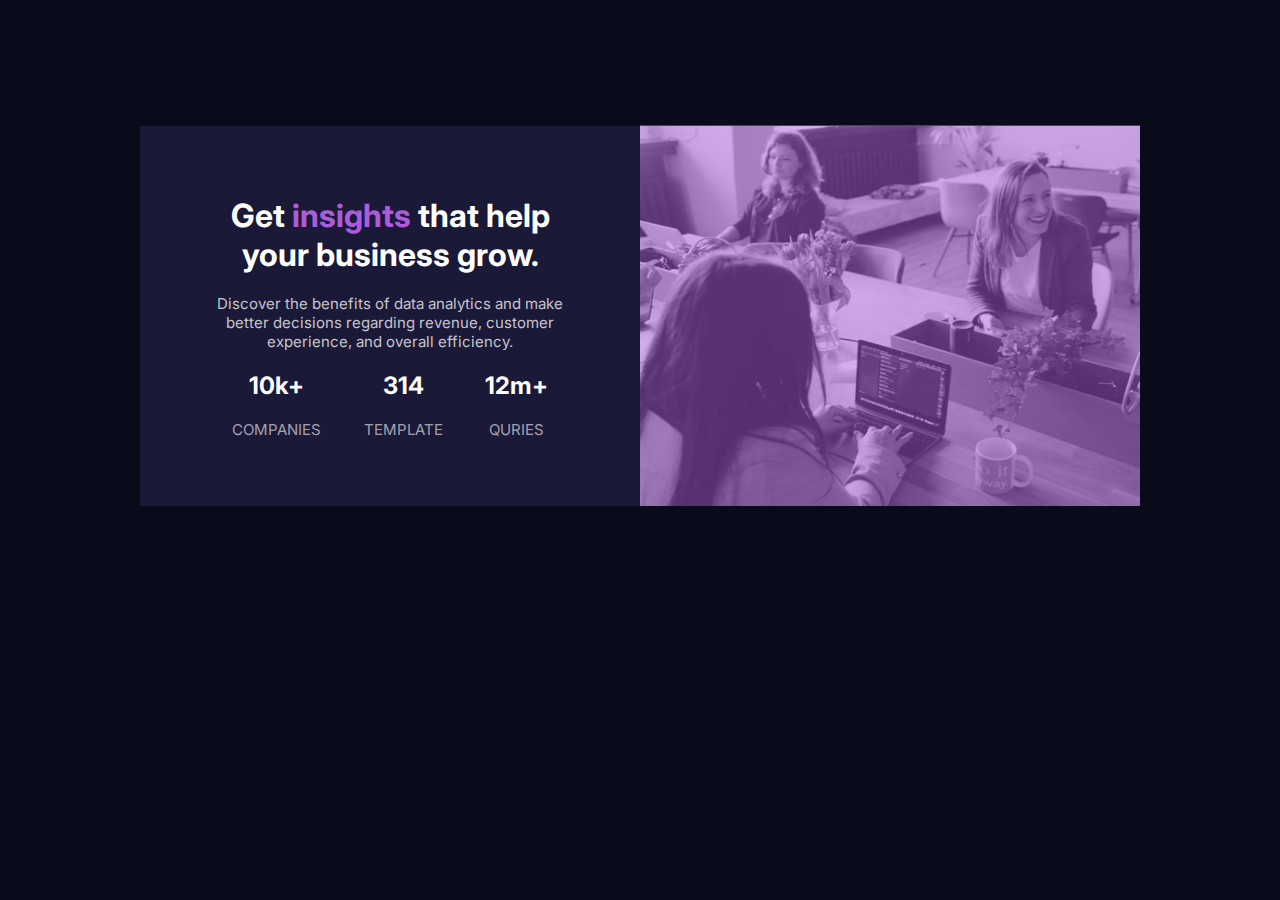
<file: task 6/index.html>
<!DOCTYPE html>
<!--[if lt IE 7]>      <html class="no-js lt-ie9 lt-ie8 lt-ie7"> <![endif]-->
<!--[if IE 7]>         <html class="no-js lt-ie9 lt-ie8"> <![endif]-->
<!--[if IE 8]>         <html class="no-js lt-ie9"> <![endif]-->
<!--[if gt IE 8]>      <html class="no-js"> <!--<![endif]-->
<html>

<head>
    <meta charset="utf-8">
    <meta http-equiv="X-UA-Compatible" content="IE=edge">
    <title></title>
    <meta name="description" content="">
    <meta name="viewport" content="width=device-width, initial-scale=1">
    <link rel="stylesheet" href="./static/css/style.css">
</head>

<body>
    <div class="container">
        <div class="section1">
            <h1>Get <span>insights</span> that help your business grow.</h1>
            <p class="first_para">Discover the benefits of data analytics and make better decisions regarding revenue,
                customer
                experience, and overall efficiency.</p>
            <div class="template">
                <div class="company">
                    <h2>10k+</h2>
                    <div>
                        <p>COMPANIES</p>
                    </div>
                </div>
                <div class="tem">
                    <h2>314</h2>
                    <div>
                        <p>TEMPLATE</p>
                    </div>
                </div>
                <div class="quries">
                    <h2>12m+ </h2>
                    <div>
                        <p>QURIES</p>
                    </div>
                </div>
            </div>

        </div>

        <div class="section2">
            <img src="./static/img/image-header-desktop.jpg" alt="">
            <div class="overlay">

            </div>
        </div>
    </div>
</body>

</html>
</file>
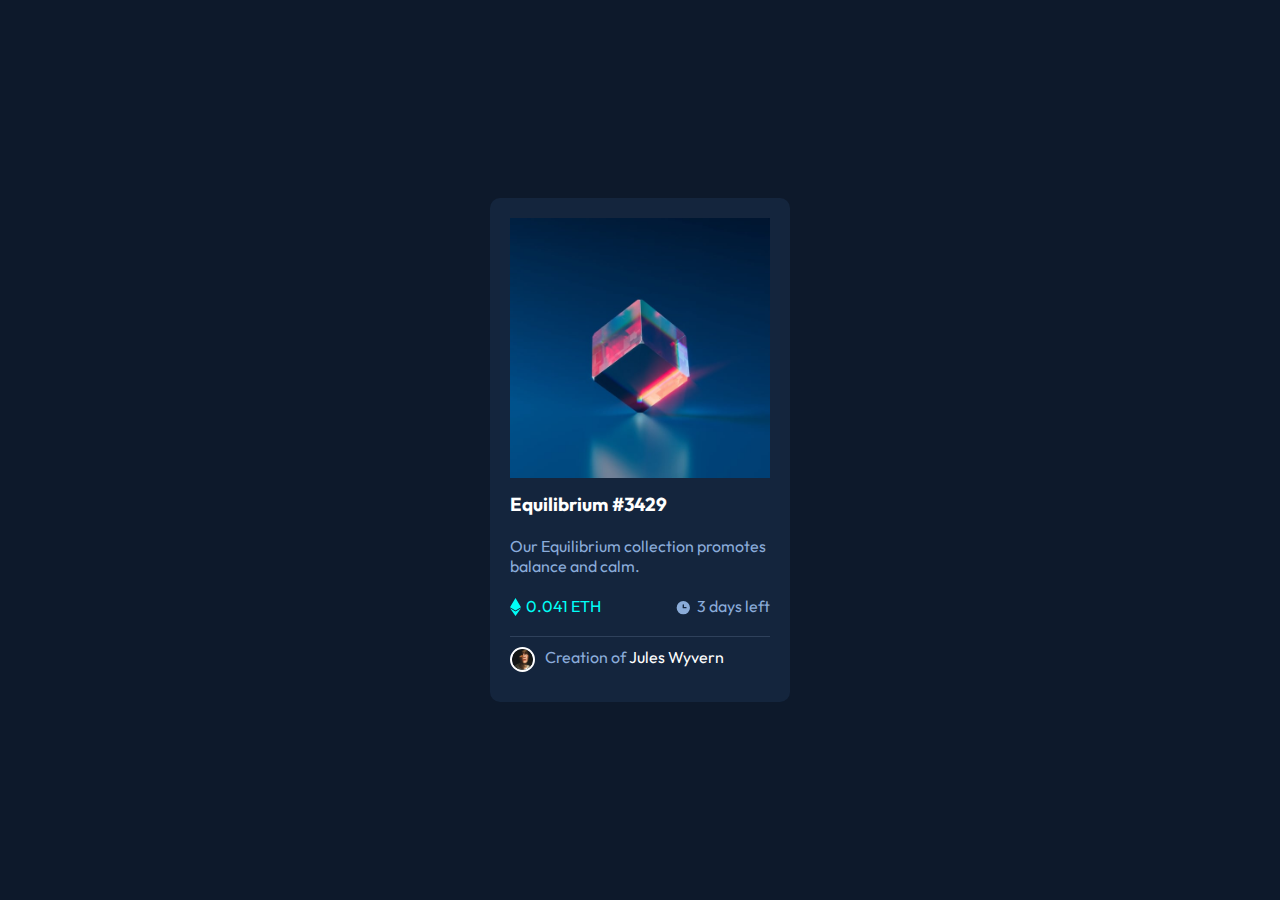
<file: task-2/index.html>
<!DOCTYPE html>
<!--[if lt IE 7]>      <html class="no-js lt-ie9 lt-ie8 lt-ie7"> <![endif]-->
<!--[if IE 7]>         <html class="no-js lt-ie9 lt-ie8"> <![endif]-->
<!--[if IE 8]>         <html class="no-js lt-ie9"> <![endif]-->
<!--[if gt IE 8]>      <html class="no-js"> <!--<![endif]-->
<html>

<head>
    <meta charset="utf-8">
    <meta http-equiv="X-UA-Compatible" content="IE=edge">
    <title>Day 2</title>
    <meta name="description" content="">
    <meta name="viewport" content="width=device-width, initial-scale=1">
    <link rel="stylesheet" href="./static/css/style.css">
</head>

<body>
    <div class="container">
        <div class="card">
            <div class="image">
                <img src="./static/img/image-equilibrium.jpg" alt="">
                <div class="shade"></div>
                <div class="inside">
                    <img src="./static/img/icon-view.svg" alt="">
                </div>
            </div>
            <h3>Equilibrium #3429</h3>
            <div class="firstpara">
                <p>Our Equilibrium collection promotes balance and calm.</p>
            </div>
            <div class="para">
                <p><img src="./static/img/icon-ethereum.svg" alt=""> 0.041 ETH</p>
                <span><img src="./static/img/icon-clock.svg" alt=""> 3 days left</span>
            </div>
            <div class="hr">
                <hr color="	#2f415b" size="1px" noshade>
            </div>
            <div class="profile">
                <p><img src="./static/img/image-avatar.png" alt=""> Creation of <span>Jules Wyvern</span></p>
            </div>
        </div>
    </div>
</body>

</html>
</file>
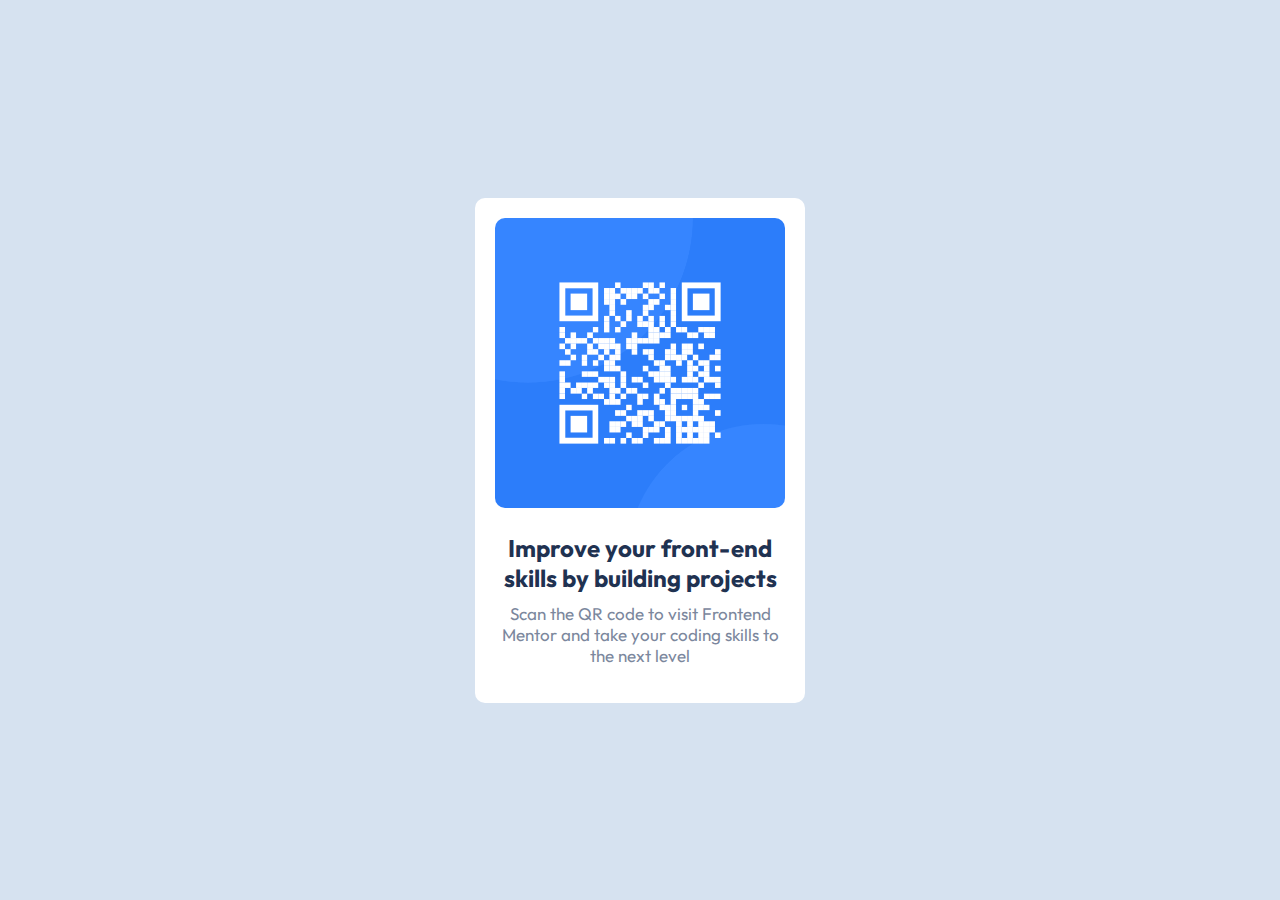
<file: task-4/index.html>
<!DOCTYPE html>
<!--[if lt IE 7]>      <html class="no-js lt-ie9 lt-ie8 lt-ie7"> <![endif]-->
<!--[if IE 7]>         <html class="no-js lt-ie9 lt-ie8"> <![endif]-->
<!--[if IE 8]>         <html class="no-js lt-ie9"> <![endif]-->
<!--[if gt IE 8]>      <html class="no-js"> <!--<![endif]-->
<html>
    <head>
        <meta charset="utf-8">
        <meta http-equiv="X-UA-Compatible" content="IE=edge">
        <title>Task 3</title>
        <meta name="description" content="">
        <meta name="viewport" content="width=device-width, initial-scale=1">
        <link rel="stylesheet" href="./static/css/style.css">
    </head>
    <body>
        <div class="container">
            <div class="section1">
                <img src="./static/img/image-qr-code.png" alt="">
            </div>
            <div class="section2">
                <h2>Improve your front-end skills by building projects</h2>
                <p>Scan the QR code to visit Frontend Mentor and take your coding skills to the next level</p>
            </div>
        </div>
        
        
    </body>
</html>
</file>
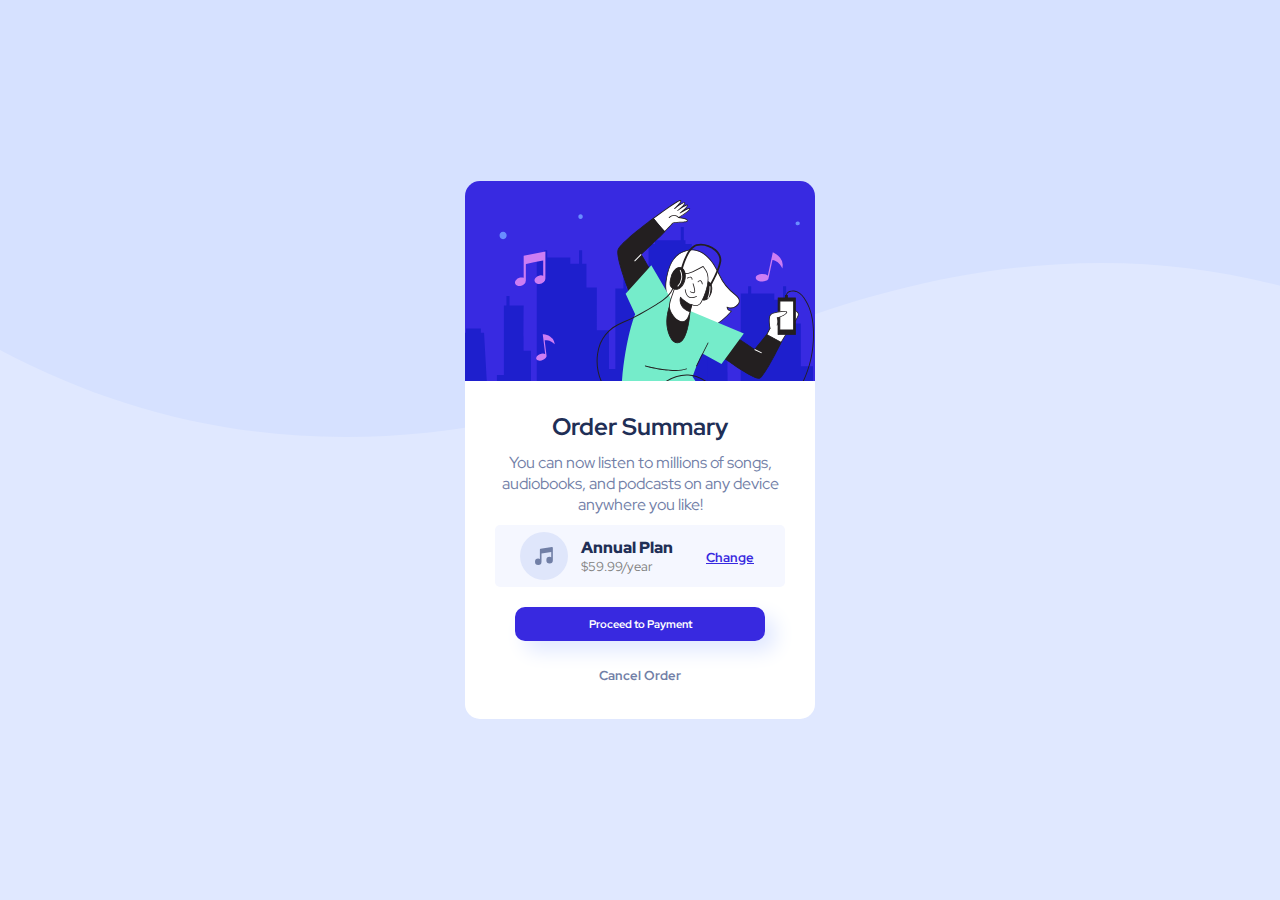
<file: task-5/index.html>
<!DOCTYPE html>
<!--[if lt IE 7]>      <html class="no-js lt-ie9 lt-ie8 lt-ie7"> <![endif]-->
<!--[if IE 7]>         <html class="no-js lt-ie9 lt-ie8"> <![endif]-->
<!--[if IE 8]>         <html class="no-js lt-ie9"> <![endif]-->
<!--[if gt IE 8]>      <html class="no-js"> <!--<![endif]-->
<html>

<head>
    <meta charset="utf-8">
    <meta http-equiv="X-UA-Compatible" content="IE=edge">
    <title>Task 5</title>
    <meta name="description" content="">
    <meta name="viewport" content="width=device-width, initial-scale=1">
    <link rel="stylesheet" href="./static/css/style.css">
</head>

<body>
    <div class="container">
        <div class="bg">
        <img src="./static/img/pattern-background-desktop.svg" alt="">
        </div>
        <div class="section1">
            <img src="./static/img/illustration-hero.svg" alt="">
        </div>
        <div class="section2">
            <h2>Order Summary</h2>
            <p class="para"> You can now listen to millions of songs, audiobooks, and podcasts on any
                device anywhere you like!</p>
            <div class="plans">
                <div class="plan1">
                    <div class="image">
                        <img src="./static/img/icon-music.svg" alt="">
                    </div>
                    <div class="p">
                        <p class="annual_plan_text"> Annual Plan</p>
                    <p class="amount">$59.99/year</p>
                    </div>
                    
                </div>
                <div class="btn"><button> Change</button></div>

            </div>
            <div class="buttons">

            
            <div class="payment_button">
                <button>Proceed to Payment </button>
            </div>
            <div class="cancel_button">
                <button>Cancel Order</button>
            </div>

        </div>
            
        </div>

    </div>
</body>

</html>
</file>
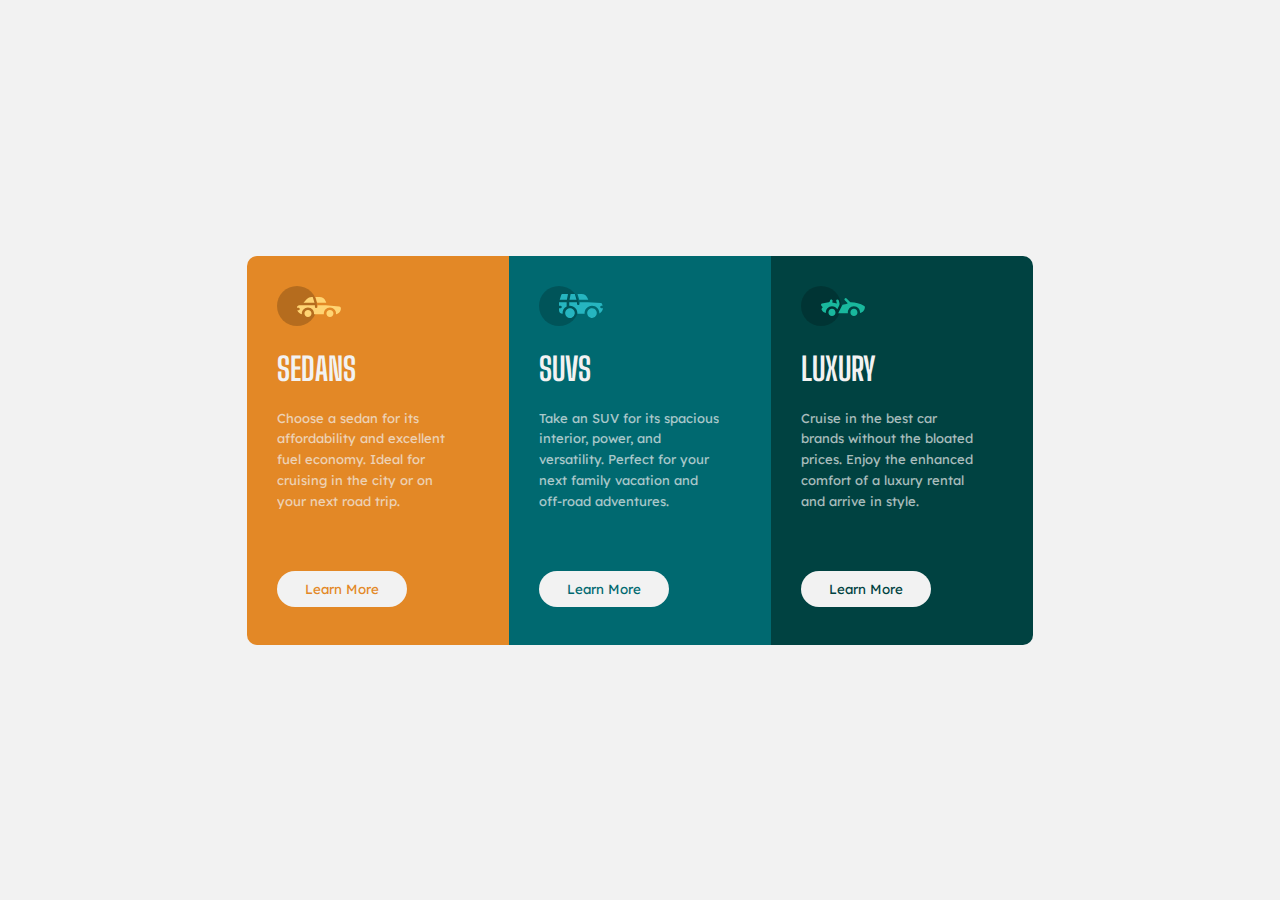
<file: task-7/index.html>
<!DOCTYPE html>
<!--[if lt IE 7]>      <html class="no-js lt-ie9 lt-ie8 lt-ie7"> <![endif]-->
<!--[if IE 7]>         <html class="no-js lt-ie9 lt-ie8"> <![endif]-->
<!--[if IE 8]>         <html class="no-js lt-ie9"> <![endif]-->
<!--[if gt IE 8]>      <html class="no-js"> <!--<![endif]-->
<html>
    <head>
        <meta charset="utf-8">
        <meta http-equiv="X-UA-Compatible" content="IE=edge">
        <title></title>
        <meta name="description" content="">
        <meta name="viewport" content="width=device-width, initial-scale=1">
        <link rel="stylesheet" href="./static/css/style.css">
    </head>
    <body>
       <div class="container">
        <div class="section1 section">
            <img src="./static/img/icon-sedans.svg" alt="">
            <h1>SEDANS</h1>

            <p>Choose a sedan for its affordability and excellent fuel economy. Ideal for cruising in the city 
                or on your next road trip.
              </p>
              <div class="btn"><button>Learn More</button></div>           
        </div>

        <div class="section2 section" >
            <img src="./static/img/icon-suvs.svg" alt="">
            <h1>SUVS</h1>

            <p> Take an SUV for its spacious interior, power, and versatility. Perfect for your next family vacation 
                and off-road adventures.
              </p>

              <div class="btn"><button>Learn More</button></div>
        </div>

        <div class="section3 section">
            <img src="./static/img/icon-luxury.svg" alt="">
            <h1>LUXURY</h1>

            <p>
                Cruise in the best car brands without the bloated prices. Enjoy the enhanced comfort of a luxury 
                rental and arrive in style.
            </p>

            <div class="btn"><button>Learn More</button></div>
        </div>

       </div>
    </body>
</html>
</file>
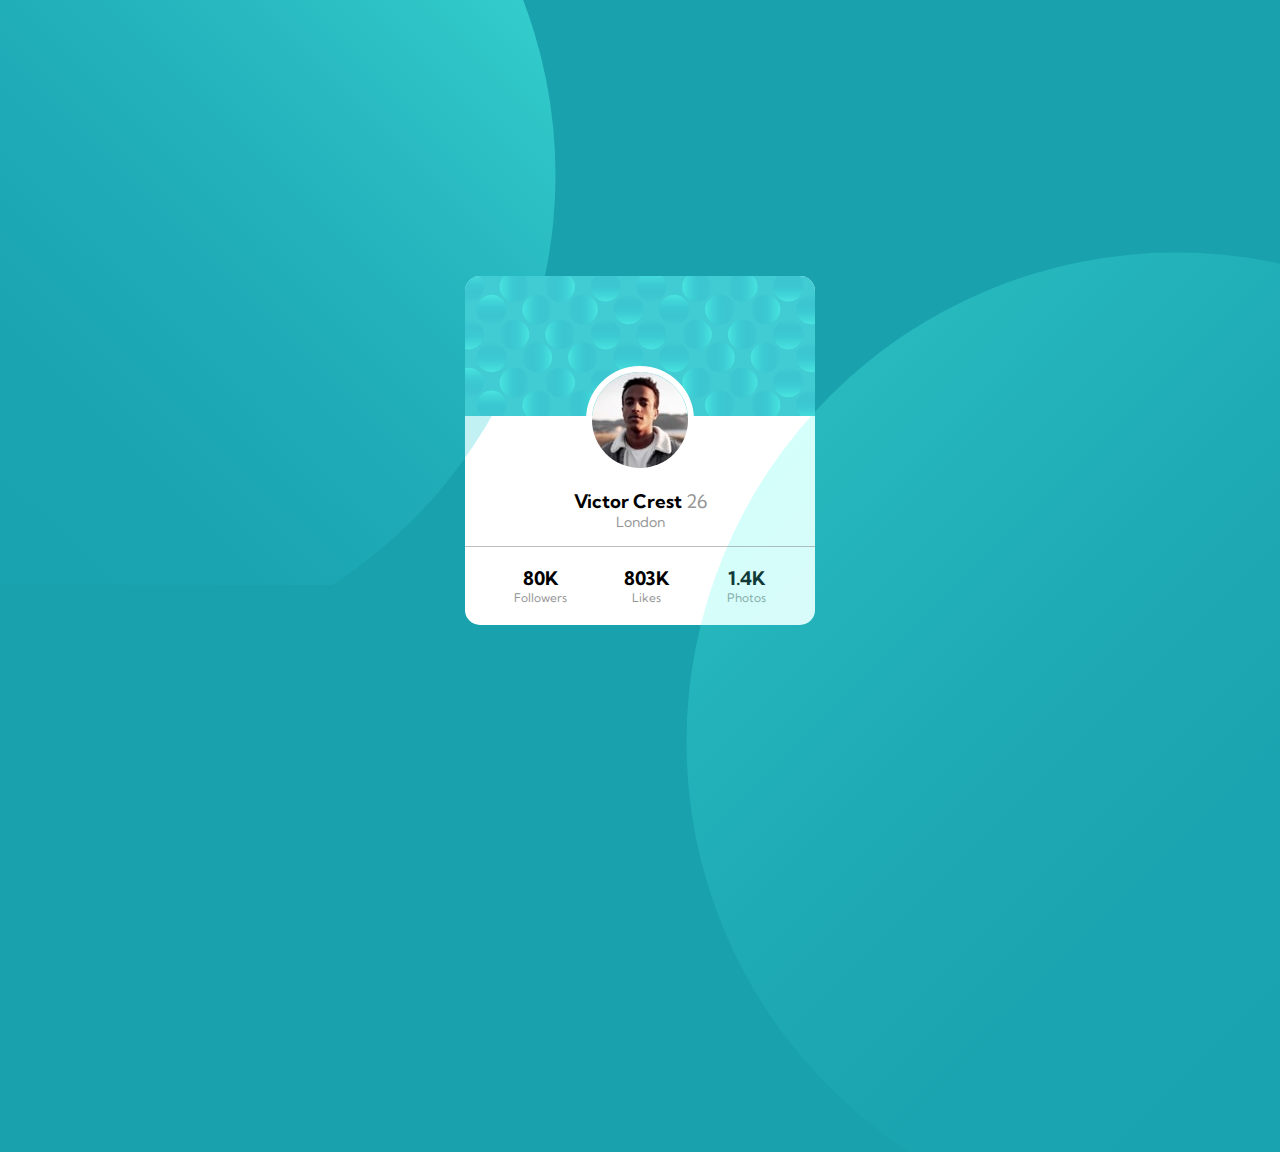
<file: task-8/index.html>
<!DOCTYPE html>
<!--[if lt IE 7]>      <html class="no-js lt-ie9 lt-ie8 lt-ie7"> <![endif]-->
<!--[if IE 7]>         <html class="no-js lt-ie9 lt-ie8"> <![endif]-->
<!--[if IE 8]>         <html class="no-js lt-ie9"> <![endif]-->
<!--[if gt IE 8]>      <html class="no-js"> <!--<![endif]-->
<html>

<head>
    <meta charset="utf-8">
    <meta http-equiv="X-UA-Compatible" content="IE=edge">
    <title></title>
    <meta name="description" content="">
    <meta name="viewport" content="width=device-width, initial-scale=1">
    <link rel="stylesheet" href="./static/css/style.css">
</head>

<body>
    
    <div class="container">
        <div class="bg_top">
            <img src="./static/img/bg-pattern-top.svg" alt="">
            </div>
            <div class="bg_bottom">
                <img src="./static/img/bg-pattern-bottom.svg" alt="">
            </div>
        <div class="section">
            <div class="image">
                <img src="./static/img/bg-pattern-card.svg" alt="">

                <div class="profile-image">
                    <img src="./static/img/image-victor.jpg" alt="">
                </div>
            </div>
            <div class="profile_data">
                <h3>Victor Crest <span>26</span></h3>
                <p>London</p>
            </div>
            <hr size="1px" noshade>
            <div class="social_media">
                <div class="num">
                    <h3>80K</h3>
                    <div class="follow">
                        <p>Followers</p>
                    </div>
                </div>

                <div class="num1">
                    <h3>803K</h3>
                    <div class="like">
                        <p>Likes</p>
                    </div>
                </div>

                <div class="num2">
                    <h3>1.4K</h3>
                    <div class="photo">
                        <p>Photos</p>
                    </div>
                </div>
            </div>

        </div>
    </div>
</body>

</html>
</file>
<file: task 6/static/css/style.css>
@import url('https://fonts.googleapis.com/css2?family=Cormorant+Garamond:ital,wght@0,400;1,300&family=Fraunces:opsz,wght@9..144,700&family=Hanken+Grotesk:ital@1&family=Inter:wght@400;700&family=Montserrat:wght@500&family=Outfit:wght@300;700&family=Poppins&family=Red+Hat+Display:wght@500;700;900&family=Roboto:ital,wght@1,300&family=Young+Serif&display=swap');

*{
    box-sizing: border-box;
    margin: 0;
}

body{
    background-color: 	#090b1a;
    font-family: 'Inter', sans-serif;
}

.container{
    display: flex;
    height: 632px;
    justify-content: center;
    align-items: center;
}

.container .section1{
    width: 500px;
    height: 380px;
    background-color: 	#1b1938;
    padding: 70px;
    text-align: center;
    color: white;
}

.container .section1 h1{
    color: white;
}
.container .section1 h1 span{
    color: 	#aa5cdb;
}

.container .section1 p{
    font-size: 15px;
    margin-top: 20px;
    
}

.container .section1 .first_para{
    color: hsla(0, 0%, 100%, 0.75);
}

.container .section1 .template{
    margin-top: 20px;
    display: flex;
    gap: 20px;
    justify-content: space-evenly;
}

.container .section1 .template p{
    color: hsla(0, 0%, 100%, 0.6);
    font-size: 15px;
}

.container .section2 img{
    width: 500px;
    height: 380px;
}

.container .section2{
    height: 380px;
}

.container .section2 .overlay{
    height: 381px;
    width: 500px;
    background-color: #aa5cdb;
    position: absolute;
    top: 125px;
    bottom: 0px;
    opacity: 0.5;
}

@media screen and (max-width : 850px) {

    .container{
        display: flex;
        flex-direction: column-reverse;
        justify-content: center;
        align-items: center;
    }

    .container .section2 img{
        width: 340px;
        height: 380px;
    }

    .container .section1{
        width: 340px;
        height: auto;
        background-color: 	#1b1938;
        padding: 30px;
        text-align: center;
        color: white;
    }

    .container .section1 .template{
        display: flex;
        flex-direction: column;
        justify-content: space-evenly;
    }

    .container .section2 .overlay{
        height: 239px;
        width: 340px;
        background-color: #aa5cdb;
        position: absolute;
        top: 0;
        bottom: 0px;
        opacity: 0.5;
    }
    
}
</file>
<file: task-2/static/css/style.css>
@import url('https://fonts.googleapis.com/css2?family=Cormorant+Garamond:ital,wght@0,400;1,300&family=Hanken+Grotesk:ital@1&family=Outfit:wght@300&family=Poppins&family=Roboto:ital,wght@1,300&family=Young+Serif&display=swap');

*{
    box-sizing: border-box;
    margin: 0;
}

.container{
    display: flex;
    justify-content: center;
    height: 100vh;
    align-items: center;
    background-color:#0d192b;
    font-family: 'Outfit', sans-serif;
}

.card{
    background-color: #14253d;
    border-radius: 10px;
    width: 300px;
    padding: 20px;
}

.card .image img{
    position: relative;
    width: 100%;
    border-radius:0px;
}

.card .image .shade{
    display: flex;
    align-items: center;
    justify-content: center;
    position: absolute;
    top: 13%;
    height: 260px; 
    width: 260px;
    background-color: #00fff7;
    opacity: 0;
}

.image:hover .shade{
    opacity: 0.4;
    cursor: pointer;
}

.image:hover .shade .inside img{
    width: 40px;    
}

.image .inside{
    position: absolute;
    top: 30%;
    left: 48.5%; 
    opacity: 0;
}

.image:hover .inside{
    opacity: 1;
}

.card h3{
    color:#ffffff;
    padding: 10px 0;
    font-family: 600;
}

.card h3:hover{
    color: #00fff7;
    cursor: pointer;
}

.card .firstpara p{
    padding: 10px 0;
    color:#8bacda;
}

.card .para{
    display: flex;
    justify-content:space-between;
    padding: 10px 0;
}

.card .para img{
    vertical-align:bottom;
    margin-right: 2px;
}

.card .para p{
    color: 	#00fff7;
    font-weight:400;
}

.card .para span{
    color: #8bacda;
}

.card .hr{
    padding: 10px 0;
}

.card .profile p{
    color: #8bacda;
    padding-bottom: 10px;
}

.card .profile span{
    color: #ffffff;
}

.card .profile span:hover{
    color: #00fff7;
    cursor: pointer;
}

.card .profile img{
    width: 25px;
    border: 2px solid #ffffff;
    border-radius: 50%;
    vertical-align: middle;
    margin-right: 7px;
    
}
</file>
<file: task-4/static/css/style.css>
@import url('https://fonts.googleapis.com/css2?family=Cormorant+Garamond:ital,wght@0,400;1,300&family=Fraunces:opsz,wght@9..144,700&family=Hanken+Grotesk:wght@300;500;700;800&family=Inter:wght@400;700&family=Montserrat:wght@500&family=Outfit:wght@400;700&family=Poppins&family=Red+Hat+Display:wght@500;700;900&family=Roboto:ital,wght@1,300&family=Young+Serif&display=swap');

*{
    box-sizing: border-box;
    margin: 0;
}

body{
    background-color: #d6e2f0;
    font-family: 'Outfit', sans-serif;
}

.container{
    display: flex;
    flex-direction: column;
    height: 100vh;
    justify-content: center;
    align-items: center;
}

.container .section1{
    padding: 20px;
    width: 330px;
    height: 335px;
    background-color: white;
    border-top-right-radius: 10px;
    border-top-left-radius: 10px;
}

.container .section1 img{
    width: 100%;
    border-radius: 10px;
}

.container .section2{
    padding: 0px 20px;
    width: 330px;
    height: 170px;
    background-color: white;
    text-align: center;
    border-bottom-left-radius: 10px;
    border-bottom-right-radius: 10px;
}

.container .section2 h2{
    padding-bottom: 10px;
    font-weight:700;
    color: #1f3251;
}

.container .section2 p{
    color: #7b879d;
    font-size: 17px;
}
</file>
<file: task-5/static/css/style.css>
@import url('https://fonts.googleapis.com/css2?family=Cormorant+Garamond:ital,wght@0,400;1,300&family=Fraunces:opsz,wght@9..144,700&family=Hanken+Grotesk:ital@1&family=Montserrat:wght@500&family=Outfit:wght@300;700&family=Poppins&family=Red+Hat+Display:wght@500;700;900&family=Roboto:ital,wght@1,300&family=Young+Serif&display=swap');

*{
    box-sizing: border-box;
    margin: 0;
}

body{
    background-color: 	#e0e8ff;
    font-family: 'Red Hat Display', sans-serif;
}

.container{
    display: flex;
    height: 100vh;
    justify-content: center;
    align-items: center;
    flex-direction: column;
}

.bg{
    position: absolute;
    overflow: hidden;
    top: 0;
    left: 0;
    right: 0;
    bottom: 0;
    z-index: -1;
}

.container .section1{
    height: 200px;
    overflow: hidden;
    border-top-right-radius: 15px;
    border-top-left-radius: 15px;
}

.container .section2{
    width: 350px;
    padding: 30px;
    text-align: center;
    background-color: white;
    border-bottom-left-radius: 15px;
    border-bottom-right-radius: 15px;
}

.container .section2 h2{
    padding-bottom: 10px;
    color: 	#1f2f56;
}

.container .section2 .para{
    font-size: 16px;
    padding-bottom: 10px;
    color: #7280a7;
}

.container .section2 .plans{
    display: flex;
    align-items: center;
    justify-content: space-between;
    background-color: #f5f7ff;
    padding: 7px;
    border-radius: 5px;
}

.plans .btn button{
    border: none;
    background: transparent;
    cursor: pointer;
    color: #3829e0;
    text-decoration: underline;
}

.plans .btn button:hover{
    color: #7280a7;
}

.container .section2 .plans .plan1{
    margin-left: 18px;
}

.container .section2 .plans .plan1 .image img{
    vertical-align: middle;
}


.container .section2 .plans .btn{
    margin-right: 18px;
}

.container .section2 .plans .btn button{
    font-family: 'Red Hat Display', sans-serif;
    font-weight: 700;
}

.plan1{
    display: flex;
    gap: 13px;
}

.plan1 .p .amount{
    color: gray;
    font-size: 13px;
    text-align: start;
}

.plan1 .p .annual_plan_text{
    margin-top: 5px;
    color: #1f2f56;
    font-weight: 900;
}

.buttons{
    display: flex;
    flex-direction: column;
    gap: 20px;
    align-items: center;
}

.buttons .payment_button{
    margin-top: 20px;
}

.buttons .payment_button button{
    font-family: 'Red Hat Display', sans-serif;
    padding: 10px;
    width: 250px;
    border-radius: 10px;
    border: none;
    cursor: pointer;
    box-shadow: #e0e8ff 10px 10px 20px;
    background-color: 	#3829e0;
    color: white;
    font-size: 11px;
    font-weight: 700;
}

.buttons .payment_button button:hover{
    background-color: #7280a7;
}

.buttons .cancel_button button{
    font-family: 'Red Hat Display', sans-serif;
    font-weight: 700;
    padding: 5px;
    background: transparent;
    border: none;
    cursor: pointer;
    color: #7280a7;
}

.buttons .cancel_button button:hover{
    color: #1f2f56;
}
</file>
<file: task-7/static/css/style.css>
@import url('https://fonts.googleapis.com/css2?family=Big+Shoulders+Display:wght@700&family=Cormorant+Garamond:ital,wght@0,400;1,300&family=Fraunces:opsz,wght@9..144,700&family=Hanken+Grotesk:wght@300;500;700;800&family=Inter:wght@400;700&family=Lexend+Deca&family=Montserrat:wght@500&family=Outfit:wght@400;700&family=Poppins&family=Red+Hat+Display:wght@500;700;900&family=Roboto:ital,wght@1,300&family=Young+Serif&display=swap');

*{
    box-sizing: border-box;
    margin: 0;
}

body{
    background-color: #f2f2f2;
}

.container{
    display: flex;
    height: 100vh;
    justify-content: center;
    align-items: center;
}

.container .section{
    width: 262px;
}

.container .section1{
    padding: 30px;
    background-color: #e38826;
    border-top-left-radius: 10px;
    border-bottom-left-radius: 10px;
    height: 389px;
}

.container .section2{
    padding: 30px;
    background-color: #006970;
    height: 389px;
}

.container .section3{
    padding: 30px;
    background-color: #004241;
    height: 389px;
    border-top-right-radius: 10px;
    border-bottom-right-radius: 10px;
}

.container .section1 h1 , .container .section2 h1 , .container .section3 h1{
    padding: 20px 0px;
    color: #f2f2f2;
    font-family: 'Big Shoulders Display', sans-serif;
    font-weight: 700;
}

.container .section1 p , .container .section2 p , .container .section3 p{
    padding-bottom: 20px;
    padding-right: 20px;
    line-height: 1.6;
    color: #f2f2f2;
    font-size: 13px;
    font-family: 'Lexend Deca', sans-serif;
    font-weight: 400;
    opacity: 0.7;
}

.container .section1 .btn , .container .section2 .btn , .container .section3 .btn{
    padding-top: 40px;
    padding-bottom: 10px;
}

.container .section1 button{
    padding: 10px;
    width: 130px;
    border-radius: 30px;
    border: none;
    color: #e38826;
    background-color: #f2f2f2;
    font-family: 'Lexend Deca', sans-serif;
}

.container .section2 button{
    padding: 10px;
    width: 130px;
    border-radius: 30px;
    border: none;
    color:#006970 ;
    background-color: #f2f2f2;
    font-family: 'Lexend Deca', sans-serif;
}

.container .section3 button{
    padding: 10px;
    width: 130px;
    border-radius: 30px;
    border: none;
    color: #004241;
    background-color: #f2f2f2;
    font-family: 'Lexend Deca', sans-serif;
}

.container .section1 button:hover , .container .section2 button:hover , .container .section3 button:hover{
    cursor: pointer;
    background: transparent;
    border: white solid 2.5px;
    color: white;
}

@media screen and (max-width: 760px) {

    .container{
        display: flex;
        justify-content: center;
        align-items: center;
        flex-direction: column;
        height: auto;
    }

    .container .section1{
        padding: 30px;
        background-color: #e38826;
        border-top-left-radius: 10px;
        border-top-right-radius: 10px;
        border-bottom-left-radius: 0px;
        height: 389px;
    }
    
    .container .section3{
        padding: 30px;
        background-color: #004241;
        height: 389px;
        border-top-right-radius: 0px;
        border-bottom-right-radius: 10px;
        border-bottom-left-radius: 10px;
    }
}
</file>
<file: task-8/static/css/style.css>
@import url('https://fonts.googleapis.com/css2?family=Big+Shoulders+Display:wght@700&family=Cormorant+Garamond:ital,wght@0,400;1,300&family=Fraunces:opsz,wght@9..144,700&family=Hanken+Grotesk:wght@300;500;700;800&family=Inter:wght@400;700&family=Kumbh+Sans:wght@400;700&family=Lexend+Deca&family=Montserrat:wght@500&family=Outfit:wght@400;700&family=Poppins&family=Red+Hat+Display:wght@500;700;900&family=Roboto:ital,wght@1,300&family=Young+Serif&display=swap');

*{
    box-sizing: border-box;
    margin: 0;
}

body{
    background-color: #19a2ae;
    font-family: 'Kumbh Sans', sans-serif;
}

.container{
    position: relative;
    top: 0;
    right: 0;
    bottom: 0;
    left: 0;
    display: flex;
    height: 100vh;
    justify-content: center;
    align-items: center;
}

.bg_top{
    position: absolute;
    overflow: hidden;
    height: 100%;
    top: -35%;
    left: -33%;
    right: -30%;
    bottom: 40%;
}

.bg_bottom{
    position: absolute;
    overflow: hidden;
    height: 100vh;
    bottom: -28%;
    right: -30%;

}

.container .section{
    background-color: white;
    width: 350px;
    border-radius: 15px;
}

.section .image{
    position: relative;
    top: 0;
    bottom: 0;
    left: 0;
    right: 0;
}

.section .image img{
    border-top-right-radius: 15px;
    border-top-left-radius: 15px;
}

.section .profile-image img{
    position: absolute;
    overflow: hidden;   
    top:100%;
    left: 50%;
    margin: 0;
    border: 6px white solid;
    border-radius: 50%;
    -ms-transform: translate(-50%, -50%);
    transform: translate(-50%, -50%);
}

.section .profile_data{
    text-align: center;
    margin-top: 70px;
    margin-bottom: 15px;
}

h3{
    font-weight: 700;
}

hr{
    color: #969696;
    opacity: 0.5;
}

.section .profile_data h3 span{
    color: #969696;
    font-weight: 400;
}

.section .profile_data p{
    color: #969696;
    font-weight: 400;
    font-size: 14px;
}

.section .social_media{
    display: flex;
    justify-content: space-around;
    padding: 20px;
    text-align: center;
}

.follow p , .like p , .photo p{
    color: #969696;
    font-weight: 400;
    font-size: 12px;
}
</file>
